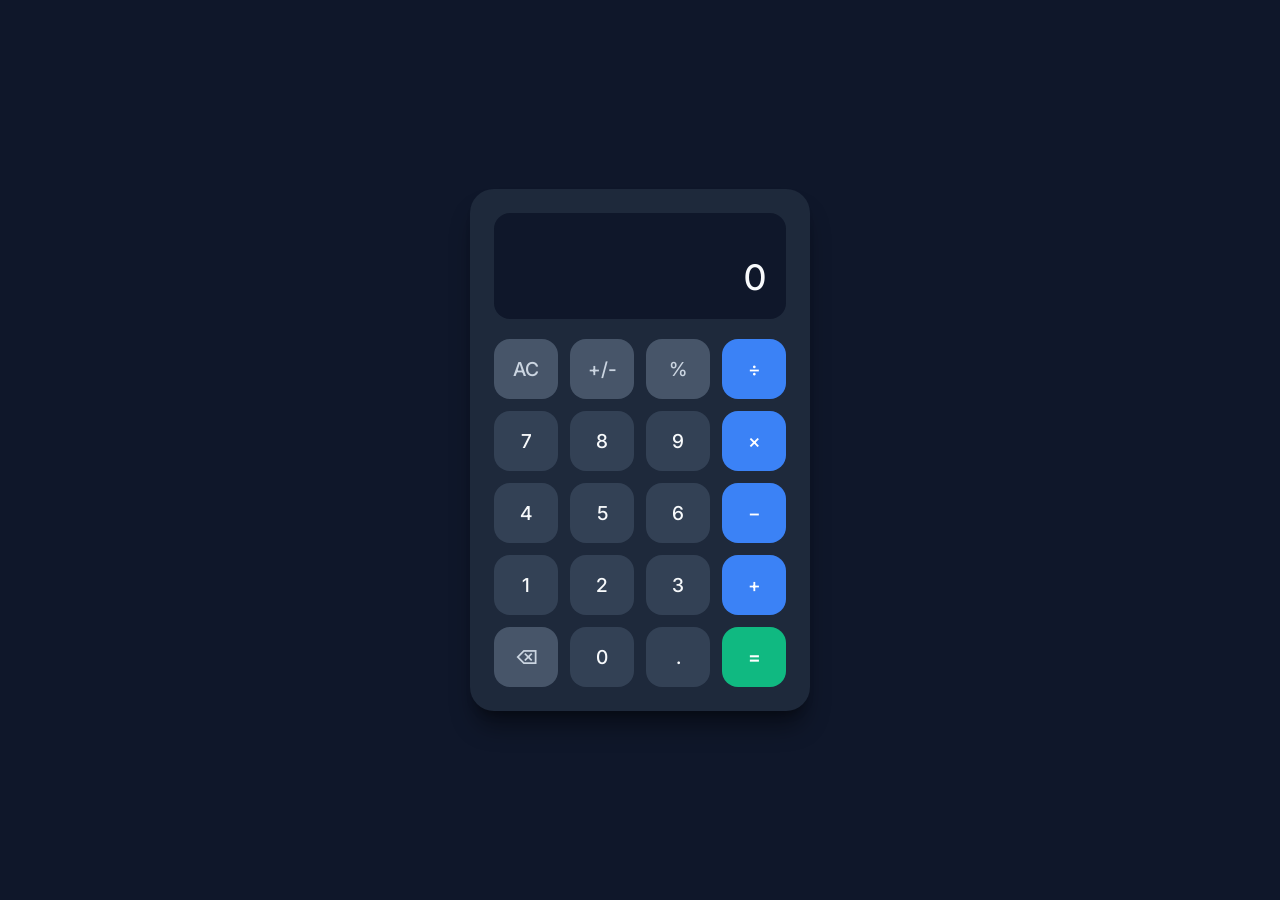
<file: calculator/index.html>
<!DOCTYPE html>
<html lang="en">
<head>
  <meta charset="UTF-8">
  <meta name="viewport" content="width=device-width, initial-scale=1.0">
  <title>Minimalist Calculator</title>
  <link rel="stylesheet" href="style.css">
  <link rel="preconnect" href="https://fonts.googleapis.com">
  <link rel="preconnect" href="https://fonts.gstatic.com" crossorigin>
  <link href="https://fonts.googleapis.com/css2?family=Inter:wght@300;400;500;600&display=swap" rel="stylesheet">
</head>
<body>
  <div class="calculator">
    <div class="display">
      <div class="previous-operand" id="previous-operand"></div>
      <div class="current-operand" id="current-operand">0</div>
    </div>
    <div class="buttons">
      <button class="btn btn-action" data-action="clear">AC</button>
      <button class="btn btn-action" data-action="toggle-sign">+/-</button>
      <button class="btn btn-action" data-action="percent">%</button>
      <button class="btn btn-operator" data-action="operator" data-value="/">÷</button>

      <button class="btn" data-value="7">7</button>
      <button class="btn" data-value="8">8</button>
      <button class="btn" data-value="9">9</button>
      <button class="btn btn-operator" data-action="operator" data-value="*">×</button>

      <button class="btn" data-value="4">4</button>
      <button class="btn" data-value="5">5</button>
      <button class="btn" data-value="6">6</button>
      <button class="btn btn-operator" data-action="operator" data-value="-">−</button>

      <button class="btn" data-value="1">1</button>
      <button class="btn" data-value="2">2</button>
      <button class="btn" data-value="3">3</button>
      <button class="btn btn-operator" data-action="operator" data-value="+">+</button>

      <button class="btn btn-action" data-action="delete">⌫</button>
      <button class="btn" data-value="0">0</button>
      <button class="btn" data-value=".">.</button>
      <button class="btn btn-equals" data-action="equals">=</button>
    </div>
  </div>
  <script src="script.js"></script>
</body>
</html>
</file>
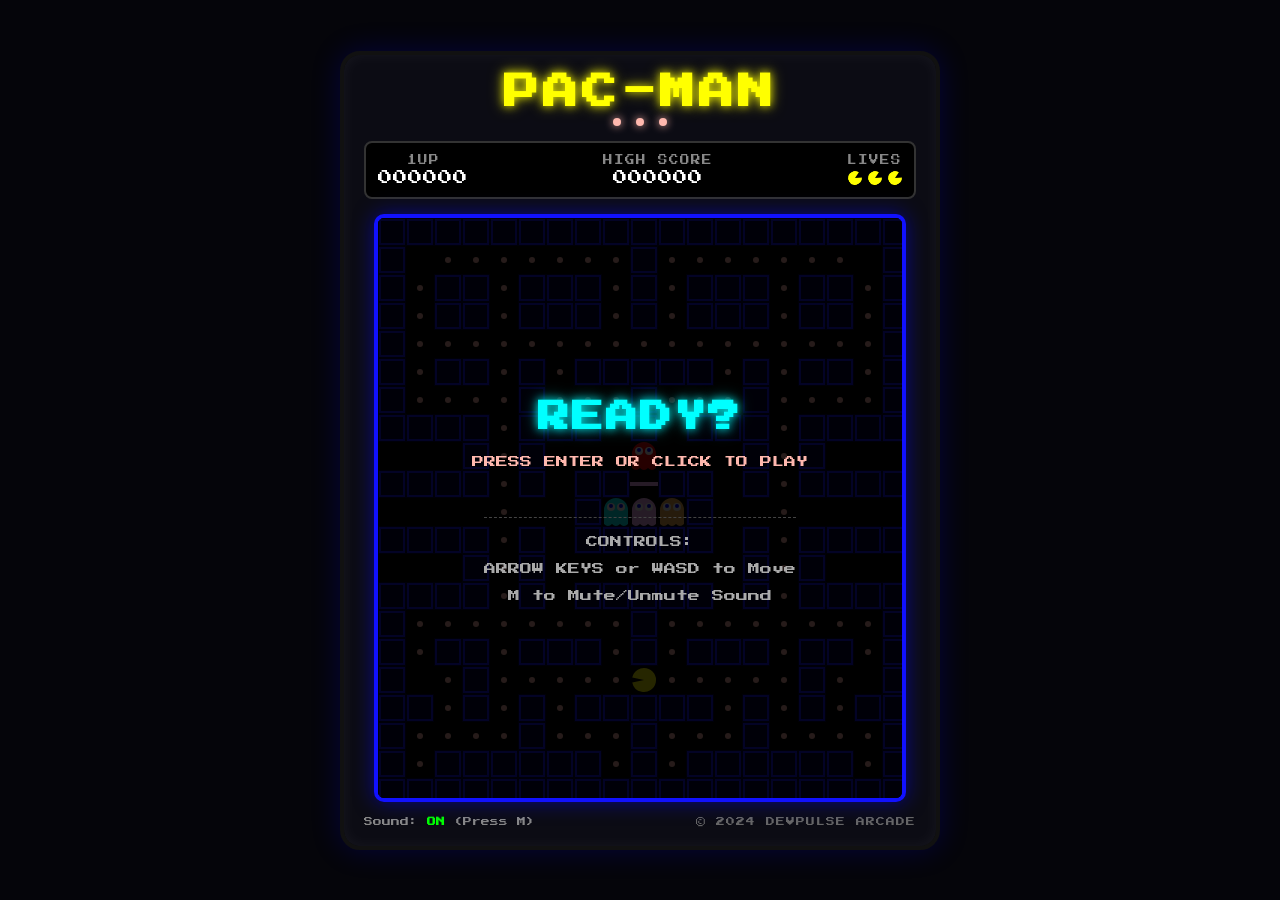
<file: pacman/index.html>
<!DOCTYPE html>
<html lang="en">
<head>
    <meta charset="UTF-8">
    <meta name="viewport" content="width=device-width, initial-scale=1.0">
    <title>Retro Pac-Man Arcade</title>
    <!-- Retro Arcade Font -->
    <link href="https://fonts.googleapis.com/css2?family=Press+Start+2P&display=swap" rel="stylesheet">
    <link rel="stylesheet" href="style.css">
</head>
<body>
    <div class="arcade-container">
        <!-- Cabinet Header -->
        <div class="arcade-header">
            <h1 class="neon-text-yellow">PAC-MAN</h1>
            <div class="cabinet-decor">
                <span class="decor-dot"></span>
                <span class="decor-dot"></span>
                <span class="decor-dot"></span>
            </div>
        </div>

        <!-- Scoreboard -->
        <div class="scoreboard">
            <div class="score-box">
                <div class="label">1UP</div>
                <div id="score" class="value">000000</div>
            </div>
            <div class="score-box">
                <div class="label">HIGH SCORE</div>
                <div id="high-score" class="value">000000</div>
            </div>
            <div class="score-box">
                <div class="label">LIVES</div>
                <div id="lives-container" class="lives-icons">
                    <!-- Lives icons will be generated dynamically -->
                </div>
            </div>
        </div>

        <!-- Game Screen Area -->
        <div class="game-screen">
            <canvas id="gameCanvas" width="532" height="588"></canvas>

            <!-- Start Screen Overlay -->
            <div id="start-screen" class="overlay">
                <h2 class="neon-text-blue">READY?</h2>
                <p class="blink-text">PRESS ENTER OR CLICK TO PLAY</p>
                <div class="instructions">
                    <p>CONTROLS:</p>
                    <p>ARROW KEYS or WASD to Move</p>
                    <p>M to Mute/Unmute Sound</p>
                </div>
            </div>

            <!-- Game Over Screen Overlay -->
            <div id="game-over-screen" class="overlay hidden">
                <h2 class="neon-text-red">GAME OVER</h2>
                <p id="final-score-text">SCORE: 0</p>
                <p class="blink-text">PRESS ENTER TO RESTART</p>
            </div>

            <!-- Victory Screen Overlay -->
            <div id="victory-screen" class="overlay hidden">
                <h2 class="neon-text-green">VICTORY!</h2>
                <p>YOU CLEARED THE MAZE!</p>
                <p class="blink-text">PRESS ENTER FOR NEXT LEVEL</p>
            </div>

            <!-- Pause Screen Overlay -->
            <div id="pause-screen" class="overlay hidden">
                <h2 class="neon-text-yellow">PAUSED</h2>
                <p>PRESS ESC TO RESUME</p>
            </div>
        </div>

        <!-- Cabinet Footer / Controls Info -->
        <div class="arcade-footer">
            <div class="sound-toggle">
                Sound: <span id="sound-status">ON</span> (Press M)
            </div>
            <div class="credits">© 2024 DEVPULSE ARCADE</div>
        </div>
    </div>

    <script src="game.js"></script>
</body>
</html>
</file>
<file: calculator/style.css>
* {
  box-sizing: border-box;
  margin: 0;
  padding: 0;
}

body {
  font-family: 'Inter', -apple-system, BlinkMacSystemFont, "Segoe UI", Roboto, sans-serif;
  background-color: #0f172a;
  color: #f8fafc;
  display: flex;
  justify-content: center;
  align-items: center;
  min-height: 100vh;
}

.calculator {
  width: 100%;
  max-width: 340px;
  background-color: #1e293b;
  border-radius: 24px;
  padding: 24px;
  box-shadow: 0 20px 25px -5px rgba(0, 0, 0, 0.4), 0 8px 10px -6px rgba(0, 0, 0, 0.3);
}

.display {
  background-color: #0f172a;
  border-radius: 16px;
  padding: 20px;
  margin-bottom: 20px;
  text-align: right;
  min-height: 100px;
  display: flex;
  flex-direction: column;
  justify-content: flex-end;
  word-wrap: break-word;
  word-break: break-all;
}

.previous-operand {
  color: #94a3b8;
  font-size: 0.9rem;
  font-weight: 400;
  min-height: 1.2rem;
  margin-bottom: 4px;
}

.current-operand {
  color: #f8fafc;
  font-size: 2.2rem;
  font-weight: 500;
  line-height: 1.2;
}

.buttons {
  display: grid;
  grid-template-columns: repeat(4, 1fr);
  gap: 12px;
}

.btn {
  border: none;
  background-color: #334155;
  color: #f8fafc;
  font-family: inherit;
  font-size: 1.2rem;
  font-weight: 500;
  height: 60px;
  border-radius: 16px;
  cursor: pointer;
  transition: all 0.15s ease-in-out;
  user-select: none;
  display: flex;
  align-items: center;
  justify-content: center;
}

.btn:hover {
  background-color: #475569;
  transform: translateY(-1px);
}

.btn:active {
  transform: translateY(1px);
}

.btn-action {
  background-color: #475569;
  color: #cbd5e1;
}

.btn-action:hover {
  background-color: #64748b;
}

.btn-operator {
  background-color: #3b82f6;
  color: #ffffff;
}

.btn-operator:hover {
  background-color: #2563eb;
}

.btn-equals {
  background-color: #10b981;
  color: #ffffff;
  font-weight: 600;
}

.btn-equals:hover {
  background-color: #059669;
}
</file>
<file: pacman/style.css>
/* Reset and Base Styles */
* {
    box-sizing: border-box;
    margin: 0;
    padding: 0;
}

body {
    background-color: #05050a;
    color: #fff;
    font-family: 'Press Start 2P', monospace;
    display: flex;
    justify-content: center;
    align-items: center;
    min-height: 100vh;
    overflow: hidden;
    user-select: none;
}

/* Arcade Cabinet Container */
.arcade-container {
    background-color: #0c0c14;
    border: 4px solid #111;
    border-radius: 20px;
    padding: 20px;
    box-shadow: 0 0 30px rgba(0, 0, 255, 0.2),
                inset 0 0 15px rgba(255, 255, 255, 0.05);
    display: flex;
    flex-direction: column;
    align-items: center;
    max-width: 600px;
    width: 100%;
}

/* Header Styling */
.arcade-header {
    width: 100%;
    text-align: center;
    margin-bottom: 15px;
    position: relative;
}

.arcade-header h1 {
    font-size: 2.2rem;
    letter-spacing: 4px;
    margin-bottom: 8px;
}

.cabinet-decor {
    display: flex;
    justify-content: center;
    gap: 15px;
}

.decor-dot {
    width: 8px;
    height: 8px;
    background-color: #ffb8ae;
    border-radius: 50%;
    box-shadow: 0 0 8px #ffb8ae;
}

/* Neon Text Effects */
.neon-text-yellow {
    color: #ffff00;
    text-shadow: 0 0 8px rgba(255, 255, 0, 0.8), 0 0 15px rgba(255, 255, 0, 0.5);
}

.neon-text-blue {
    color: #00ffff;
    text-shadow: 0 0 8px rgba(0, 255, 255, 0.8), 0 0 15px rgba(0, 255, 255, 0.5);
}

.neon-text-red {
    color: #ff0000;
    text-shadow: 0 0 8px rgba(255, 0, 0, 0.8), 0 0 15px rgba(255, 0, 0, 0.5);
}

.neon-text-green {
    color: #00ff00;
    text-shadow: 0 0 8px rgba(0, 255, 0, 0.8), 0 0 15px rgba(0, 255, 0, 0.5);
}

/* Scoreboard */
.scoreboard {
    width: 100%;
    display: flex;
    justify-content: space-between;
    background-color: #000;
    border: 2px solid #333;
    border-radius: 8px;
    padding: 12px;
    margin-bottom: 15px;
}

.score-box {
    display: flex;
    flex-direction: column;
    align-items: center;
}

.score-box .label {
    font-size: 0.6rem;
    color: #888;
    margin-bottom: 6px;
    letter-spacing: 1px;
}

.score-box .value {
    font-size: 0.9rem;
    color: #fff;
    letter-spacing: 1px;
}

.lives-icons {
    display: flex;
    gap: 6px;
    height: 14px;
    align-items: center;
}

.lives-icons .life-icon {
    width: 14px;
    height: 14px;
    background-color: #ffff00;
    border-radius: 50%;
    clip-path: polygon(100% 74%, 50% 50%, 100% 26%, 100% 0%, 0% 0%, 0% 100%, 100% 100%);
    transform: rotate(-30deg);
}

/* Game Screen Area */
.game-screen {
    position: relative;
    background-color: #000;
    border: 4px solid #1111ff;
    border-radius: 10px;
    box-shadow: 0 0 20px rgba(0, 0, 255, 0.5);
    overflow: hidden;
    width: 532px;
    height: 588px;
}

canvas {
    display: block;
}

/* Overlays (Start, Game Over, Victory, Pause) */
.overlay {
    position: absolute;
    top: 0;
    left: 0;
    width: 100%;
    height: 100%;
    background-color: rgba(0, 0, 0, 0.85);
    display: flex;
    flex-direction: column;
    justify-content: center;
    align-items: center;
    text-align: center;
    z-index: 10;
    transition: opacity 0.3s ease;
}

.overlay.hidden {
    display: none;
    opacity: 0;
    pointer-events: none;
}

.overlay h2 {
    font-size: 2rem;
    margin-bottom: 20px;
    letter-spacing: 2px;
}

.overlay p {
    font-size: 0.75rem;
    margin-bottom: 15px;
    line-height: 1.6;
}

.overlay .instructions {
    margin-top: 30px;
    border-top: 1px dashed #444;
    padding-top: 15px;
    color: #aaa;
}

.overlay .instructions p {
    margin-bottom: 8px;
}

/* Blinking Text Animation */
.blink-text {
    animation: blink 1.2s infinite;
    color: #ffb8ae;
}

@keyframes blink {
    0%, 100% { opacity: 1; }
    50% { opacity: 0; }
}

/* Footer Styling */
.arcade-footer {
    width: 100%;
    display: flex;
    justify-content: space-between;
    align-items: center;
    margin-top: 15px;
    font-size: 0.55rem;
    color: #666;
}

.sound-toggle {
    color: #888;
}

.sound-toggle span {
    color: #00ff00;
    font-weight: bold;
}

.credits {
    letter-spacing: 1px;
}

/* Responsive Scaling for smaller screens */
@media (max-width: 600px) {
    .arcade-container {
        padding: 10px;
        border-radius: 10px;
    }
    .arcade-header h1 {
        font-size: 1.5rem;
    }
    .game-screen {
        width: 100%;
        height: auto;
        aspect-ratio: 19 / 21;
    }
    canvas {
        width: 100%;
        height: auto;
    }
    .overlay h2 {
        font-size: 1.4rem;
    }
    .overlay p {
        font-size: 0.6rem;
    }
}
</file>
